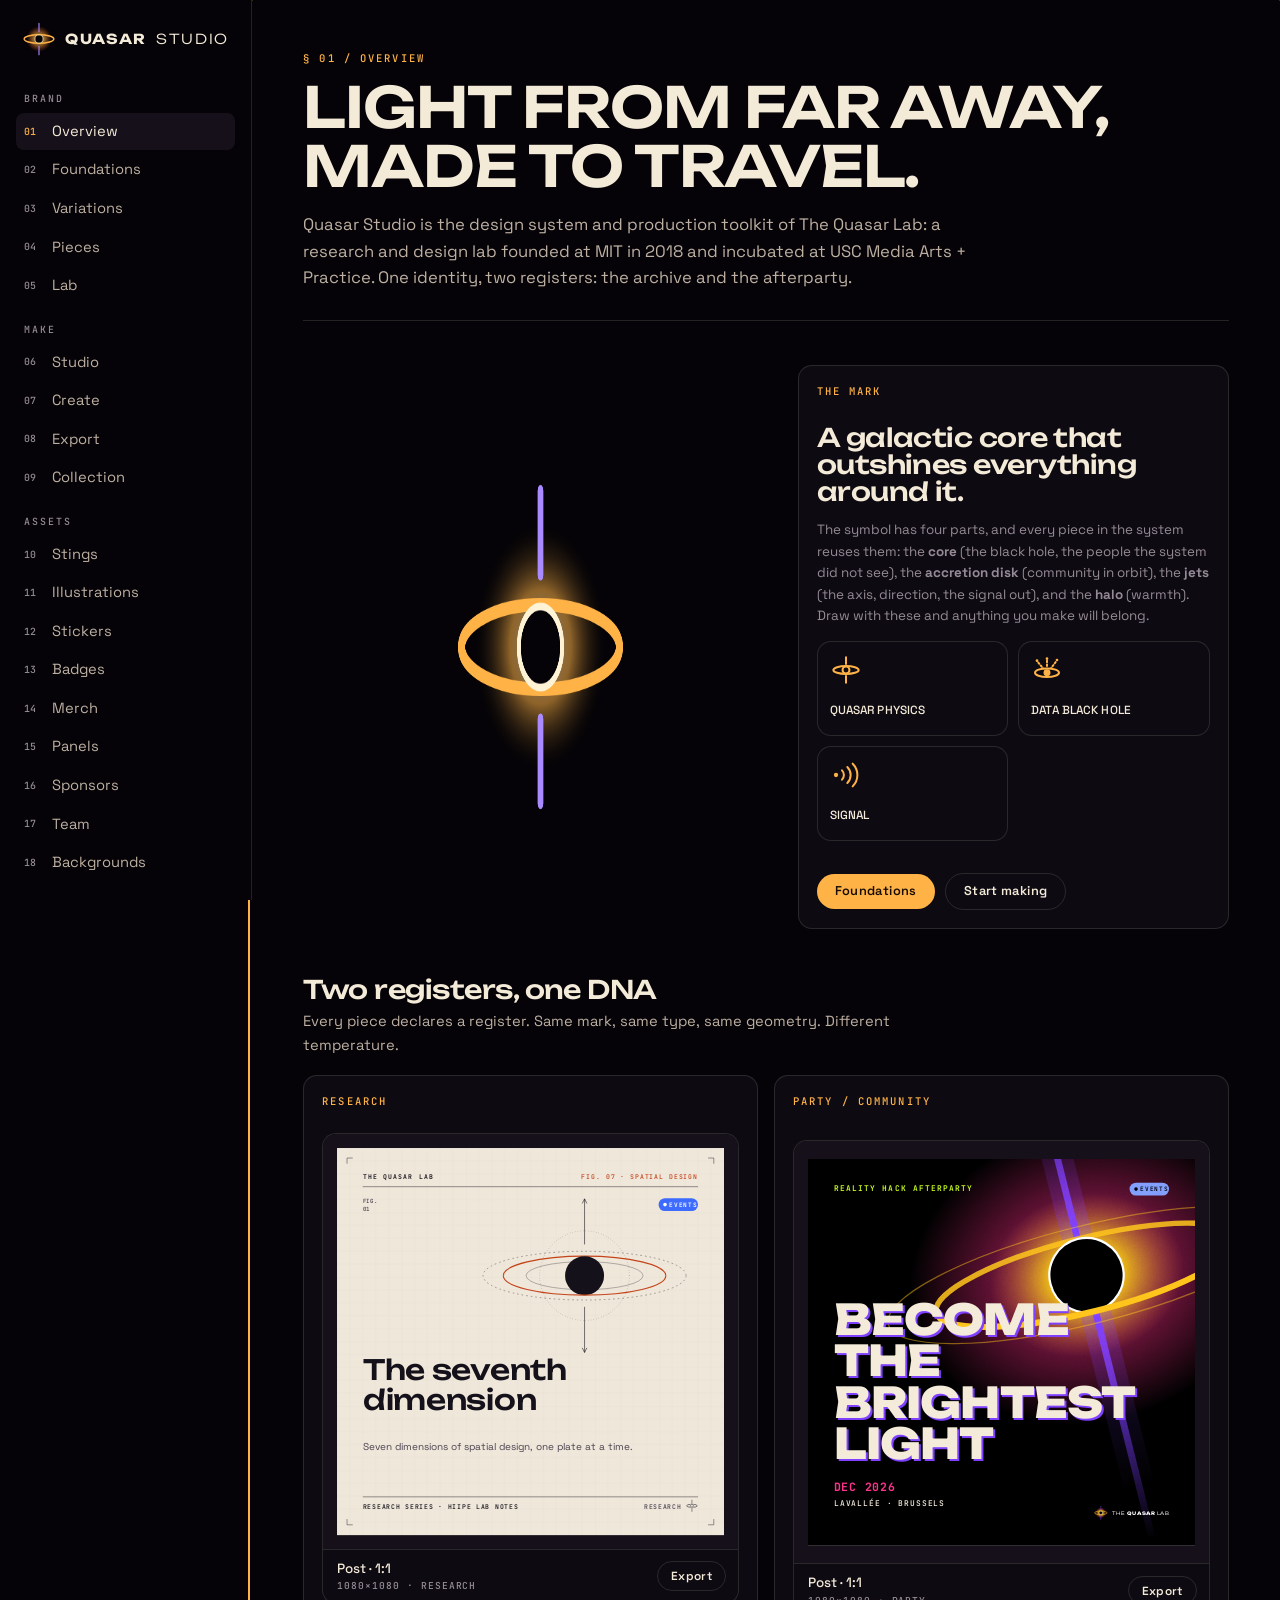
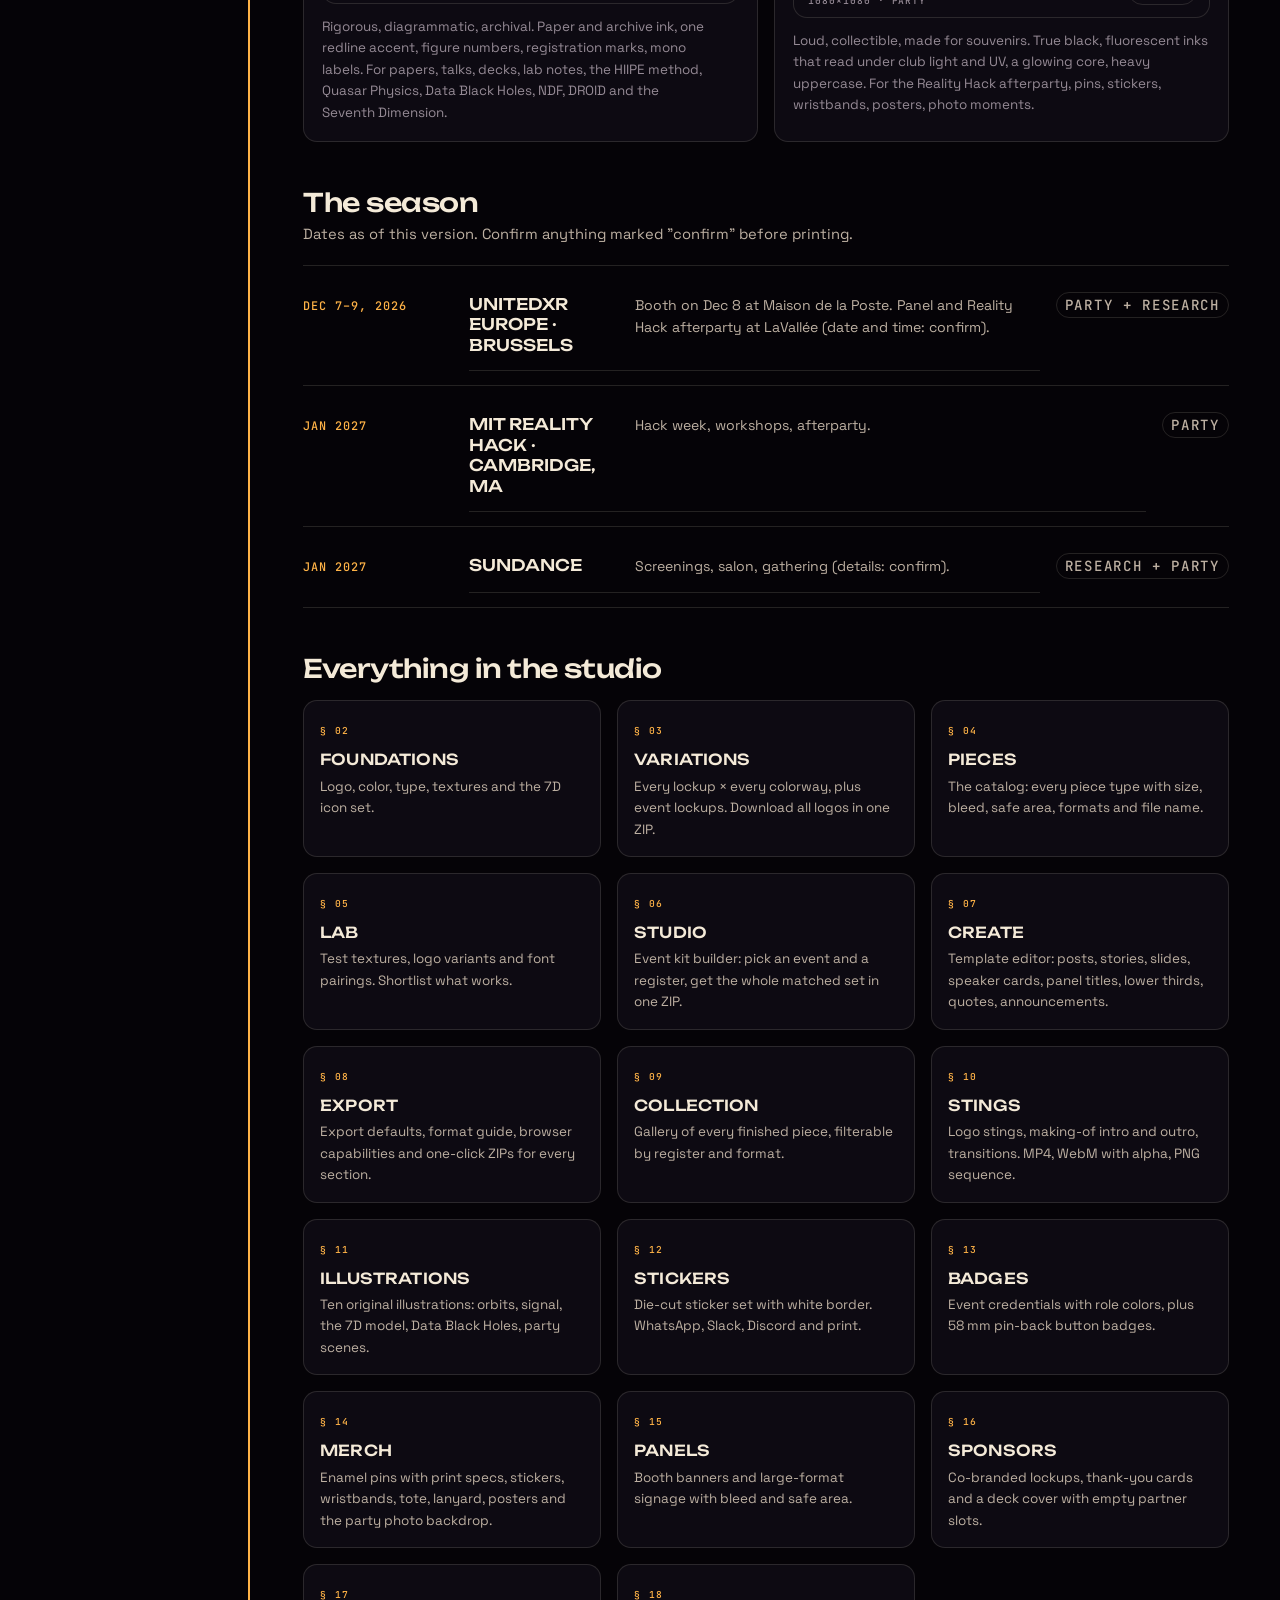
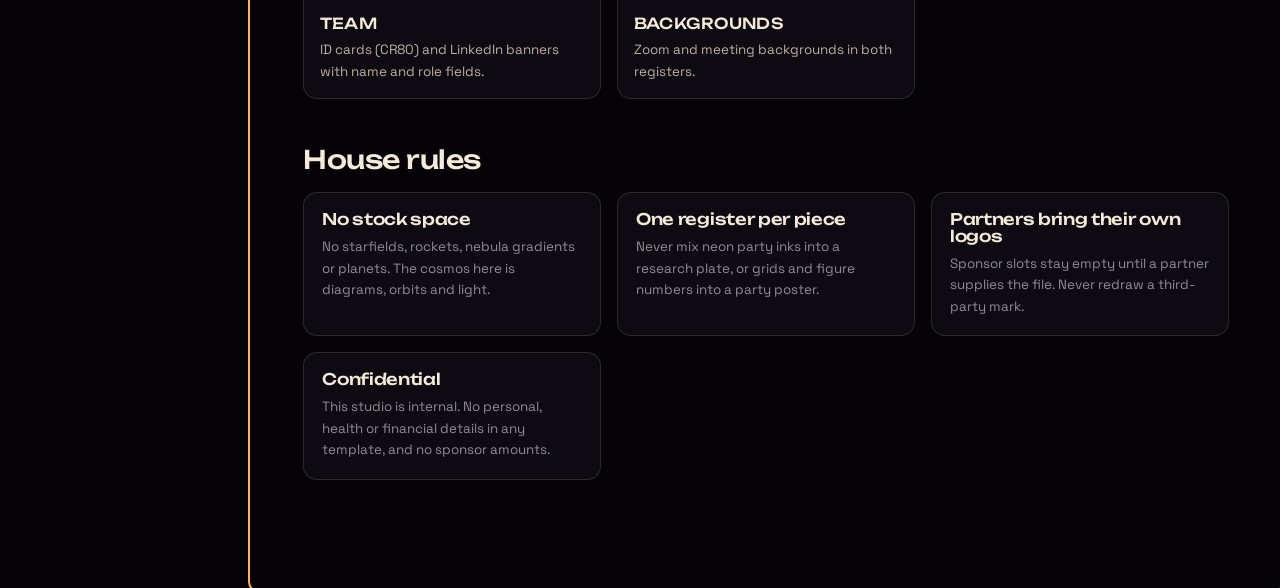
<file: index.html>
<!doctype html>
<html lang="en" data-theme="dark">
<head>
<meta charset="utf-8">
<meta name="viewport" content="width=device-width,initial-scale=1">
<meta name="robots" content="noindex,nofollow">
<title>Quasar Studio</title>
<meta name="description" content="Quasar Studio: the design system and production toolkit of The Quasar Lab. Confidential.">
<meta name="theme-color" content="#050307">
<link rel="icon" href="assets/img/favicon.svg" type="image/svg+xml">
<link rel="stylesheet" href="assets/fonts/fonts.css">
<link rel="stylesheet" href="assets/css/studio.css">
</head>
<body>
<a class="skip" href="#main">Skip to content</a>
<header class="mbar">
  <a class="brand" href="#/overview" aria-label="Quasar Studio home"><svg viewBox="0 0 40 40" width="30" height="30" aria-hidden="true"><use href="#qmark"/></svg><b>Quasar</b><span>Studio</span></a>
  <button class="btn sm ghost" id="menuBtn" aria-controls="side">Menu</button>
</header>
<aside class="side" id="side">
  <a class="brand" href="#/overview" aria-label="Quasar Studio home"><svg viewBox="0 0 40 40" width="34" height="34" aria-hidden="true"><use href="#qmark"/></svg><b>Quasar</b><span>Studio</span></a>
  <nav id="navList" aria-label="Sections"></nav>
  <div class="side-f">
    <button class="chip" id="themeBtn" aria-label="Toggle light or dark"><i class="dot"></i>Dark</button>
    <p id="ver"></p>
    <p class="conf">Confidential · internal use</p>
  </div>
</aside>
<main id="main" tabindex="-1"></main>
<div id="toast" role="status" aria-live="polite"></div>

<svg width="0" height="0" style="position:absolute" aria-hidden="true"><defs>
  <radialGradient id="qmg"><stop offset="0" stop-color="#FFF3D6"/><stop offset=".45" stop-color="#FFB347"/><stop offset="1" stop-color="#FF5A1F" stop-opacity="0"/></radialGradient>
  <symbol id="qmark" viewBox="0 0 40 40"><circle cx="20" cy="20" r="15" fill="url(#qmg)" opacity=".55"/><path d="M20 1.5v10M20 28.5v10" stroke="#A98BFF" stroke-width="1.3" stroke-linecap="round"/><ellipse cx="20" cy="20" rx="17.5" ry="5" fill="none" stroke="#FFB347" stroke-width="1.6"/><circle cx="20" cy="20" r="4.8" fill="#050307" stroke="#FFE2A8" stroke-width=".9"/></symbol>
</defs></svg>

<script src="assets/fonts/fonts-embed.js"></script>
<script src="assets/js/brand.js"></script>
<script src="assets/js/export.js"></script>
<script src="assets/js/illus.js"></script>
<script src="assets/js/textures.js"></script>
<script src="assets/js/stings.js"></script>
<script src="assets/js/templates.js"></script>
<script src="assets/js/site.js"></script>
<script src="assets/app/overview.js"></script>
<script src="assets/app/foundations.js"></script>
<script src="assets/app/variations.js"></script>
<script src="assets/app/pieces.js"></script>
<script src="assets/app/lab.js"></script>
<script src="assets/app/studio.js"></script>
<script src="assets/app/create.js"></script>
<script src="assets/app/export.js"></script>
<script src="assets/app/collection.js"></script>
<script src="assets/app/stings.js"></script>
<script src="assets/app/illustrations.js"></script>
<script src="assets/app/stickers.js"></script>
<script src="assets/app/badges.js"></script>
<script src="assets/app/merch.js"></script>
<script src="assets/app/panels.js"></script>
<script src="assets/app/sponsors.js"></script>
<script src="assets/app/team.js"></script>
<script src="assets/app/backgrounds.js"></script>
<script>QS.boot();</script>
</body>
</html>
</file>
<file: assets/fonts/fonts.css>
/* Quasar Studio · local font faces (all SIL Open Font License 1.1, see OFL-*.txt) */
@font-face{font-family:'Unbounded';src:url('Unbounded-Variable-latin.woff2') format('woff2'),url('Unbounded-Variable.ttf') format('truetype');font-weight:200 900;font-style:normal;font-display:swap}
@font-face{font-family:'Space Grotesk';src:url('SpaceGrotesk-Variable-latin.woff2') format('woff2'),url('SpaceGrotesk-Variable.ttf') format('truetype');font-weight:300 700;font-style:normal;font-display:swap}
@font-face{font-family:'JetBrains Mono';src:url('JetBrainsMono-Variable-latin.woff2') format('woff2'),url('JetBrainsMono-Variable.ttf') format('truetype');font-weight:100 800;font-style:normal;font-display:swap}
</file>
<file: assets/css/studio.css>
/* Quasar Studio · interface styles. Tokens mirror Q.TOKENS in brand.js. */
:root,[data-theme=dark]{--q-bg:#050307;--q-surface:#0D0A12;--q-surface-2:#151019;--q-ink:#F4EAD8;--q-ink-2:#BDB0A2;--q-ink-3:#958A95;--q-line:rgba(244,234,216,.13);--q-accent:#FFB347;--q-accent-2:#A98BFF;--q-on-accent:#1B0C02;--q-check:#1c1622;color-scheme:dark}
[data-theme=light]{--q-bg:#F6F0E5;--q-surface:#FFFBF4;--q-surface-2:#EDE4D4;--q-ink:#14111A;--q-ink-2:#4A4350;--q-ink-3:#6E6572;--q-line:rgba(20,17,26,.14);--q-accent:#C4520B;--q-accent-2:#5B3FD0;--q-on-accent:#FFFFFF;--q-check:#e4dccd;color-scheme:light}
:root{--d:'Unbounded',system-ui,sans-serif;--t:'Space Grotesk',system-ui,sans-serif;--m:'JetBrains Mono',ui-monospace,monospace;--ease:cubic-bezier(.2,.75,.15,1);--side:252px}
*,*::before,*::after{box-sizing:border-box;margin:0;padding:0}
html{background:var(--q-bg)}
body{background:var(--q-bg);color:var(--q-ink);font:400 15px/1.6 var(--t);-webkit-font-smoothing:antialiased;min-height:100vh}
a{color:var(--q-accent);text-decoration-thickness:1px;text-underline-offset:3px}
a:hover{color:var(--q-ink)}
button,input,select,textarea{font:inherit;color:inherit}
button{background:none;border:0;cursor:pointer}
::selection{background:var(--q-accent);color:var(--q-on-accent)}
:focus-visible{outline:2px solid var(--q-accent);outline-offset:2px;border-radius:6px}
.skip{position:fixed;left:12px;top:-60px;z-index:300;background:var(--q-accent);color:var(--q-on-accent);padding:8px 14px;border-radius:999px}
.skip:focus{top:12px}
code,.mono{font-family:var(--m);font-size:.82em}
main svg{max-width:100%;height:auto}
.bar .seg,.row .seg{flex:0 0 auto;max-width:100%}

/* shell */
.side{position:fixed;inset:0 auto 0 0;width:var(--side);border-right:1px solid var(--q-line);display:flex;flex-direction:column;gap:18px;padding:22px 16px 18px;overflow-y:auto;background:var(--q-bg);z-index:40}
.brand{display:flex;align-items:center;gap:9px;text-decoration:none;color:var(--q-ink);font:700 .86rem/1 var(--d);letter-spacing:.12em;text-transform:uppercase;padding:0 6px}
.brand span{font-weight:300}
.nav-g{display:grid;gap:1px;margin-top:10px}
.nav-g p{font:500 .62rem/1 var(--m);letter-spacing:.2em;text-transform:uppercase;color:var(--q-ink-3);padding:10px 8px 8px}
.nav-g a{display:flex;align-items:center;gap:10px;padding:7px 8px;border-radius:8px;color:var(--q-ink-2);text-decoration:none;font-size:.92rem;transition:background .2s,color .2s}
.nav-g a span{font:500 .62rem/1 var(--m);color:var(--q-ink-3);width:18px}
.nav-g a:hover{background:var(--q-surface-2);color:var(--q-ink)}
.nav-g a[aria-current=page]{background:var(--q-surface-2);color:var(--q-ink)}
.nav-g a[aria-current=page] span{color:var(--q-accent)}
.side-f{margin-top:auto;display:grid;gap:8px;padding:12px 6px 0;border-top:1px solid var(--q-line)}
.side-f p{font:500 .6rem/1.5 var(--m);letter-spacing:.12em;text-transform:uppercase;color:var(--q-ink-3)}
.side-f .conf{color:var(--q-accent)}
.mbar{display:none}
main{margin-left:var(--side);padding:clamp(24px,4vw,56px) clamp(18px,4vw,56px) 96px;max-width:calc(1360px + var(--side));outline:none}
@media (max-width:900px){
  .side{transform:translateX(-100%);transition:transform .4s var(--ease);width:min(300px,86vw);box-shadow:0 0 60px rgba(0,0,0,.5)}
  body.nav-open .side{transform:none}
  .mbar{display:flex;align-items:center;justify-content:space-between;position:sticky;top:0;z-index:30;padding:12px 16px;background:var(--q-bg);border-bottom:1px solid var(--q-line)}
  main{margin-left:0}
}

/* type */
.kick{font:500 .66rem/1.4 var(--m);letter-spacing:.2em;text-transform:uppercase;color:var(--q-accent);margin-bottom:12px}
h1,h2,h3{font-family:var(--d);line-height:1.05;letter-spacing:-.02em}
h1{font-size:clamp(2rem,4.4vw,3.6rem);font-weight:600;text-transform:uppercase;text-wrap:balance}
h2{font-size:clamp(1.2rem,2vw,1.6rem);font-weight:500}
h3{font-size:1rem;font-weight:500}
.lede{font-size:clamp(1rem,1.3vw,1.15rem);color:var(--q-ink-2);max-width:62ch;margin-top:16px;text-wrap:pretty}
.note{font-size:.84rem;color:var(--q-ink-3);max-width:70ch;text-wrap:pretty}
.phead{padding-bottom:28px;border-bottom:1px solid var(--q-line);margin-bottom:8px}
.row{display:flex;flex-wrap:wrap;gap:10px;margin-top:18px;align-items:center}
.blk{padding:36px 0 12px}
.blk-h{display:flex;align-items:flex-end;justify-content:space-between;gap:16px;flex-wrap:wrap;margin-bottom:18px}
.blk-h p{color:var(--q-ink-2);font-size:.92rem;margin-top:6px;max-width:66ch}

/* controls */
.btn{display:inline-flex;align-items:center;justify-content:center;gap:8px;padding:11px 18px;border-radius:999px;font:600 .8rem/1 var(--t);letter-spacing:.03em;text-decoration:none;transition:transform .3s var(--ease),background .2s,border-color .2s,color .2s;white-space:nowrap}
.btn.sm{padding:8px 13px;font-size:.74rem}
.btn.primary{background:var(--q-accent);color:var(--q-on-accent)}
.btn.primary:hover{transform:translateY(-1px)}
.btn.ghost{border:1px solid var(--q-line);color:var(--q-ink)}
.btn.ghost:hover{border-color:var(--q-accent);color:var(--q-ink)}
.btn:disabled{opacity:.5;cursor:wait}
.chip{display:inline-flex;align-items:center;gap:8px;padding:8px 12px;border:1px solid var(--q-line);border-radius:999px;font:500 .64rem/1 var(--m);letter-spacing:.14em;text-transform:uppercase;color:var(--q-ink-2);width:max-content}
.chip .dot{width:8px;height:8px;border-radius:50%;background:var(--q-accent);box-shadow:0 0 8px var(--q-accent)}
.seg{display:inline-flex;flex-wrap:wrap;gap:2px;padding:3px;border:1px solid var(--q-line);border-radius:18px;background:var(--q-surface);width:fit-content}
.seg button{padding:7px 12px;border-radius:999px;font:500 .66rem/1 var(--m);letter-spacing:.1em;text-transform:uppercase;color:var(--q-ink-2);white-space:nowrap}
.seg button:hover{color:var(--q-ink)}
.seg button[aria-pressed=true]{background:var(--q-ink);color:var(--q-bg)}
.field{display:grid;gap:6px;align-content:start}
.field>span{font:500 .6rem/1 var(--m);letter-spacing:.16em;text-transform:uppercase;color:var(--q-ink-3)}
.field input,.field textarea,.field select{width:100%;background:var(--q-surface);border:1px solid var(--q-line);border-radius:10px;padding:10px 12px;font-size:.92rem;color:var(--q-ink)}
.field textarea{resize:vertical;min-height:68px}
.field input:focus,.field textarea:focus,.field select:focus{outline:none;border-color:var(--q-accent)}
.fgrid{display:grid;gap:12px;align-content:start}
.field>.seg{justify-self:start}

/* grids + cards */
.grid{display:grid;grid-template-columns:repeat(auto-fill,minmax(min(100%,var(--min,260px)),1fr));gap:16px}
.pcard{display:flex;flex-direction:column;border:1px solid var(--q-line);border-radius:14px;overflow:hidden;background:var(--q-surface)}
.pcard-prev{display:grid;place-items:center;padding:14px;background:var(--q-surface-2);min-height:140px;flex:1;transition:background .2s}
.pcard-prev:hover{background:color-mix(in srgb,var(--q-surface-2) 80%,var(--q-accent))}
.pcard-prev svg{width:100%;height:auto;max-height:420px;display:block;box-shadow:0 1px 0 var(--q-line)}
.pcard figcaption{display:flex;align-items:center;justify-content:space-between;gap:10px;padding:10px 12px 10px 14px;border-top:1px solid var(--q-line)}
.pcard figcaption b{display:block;font:500 .84rem/1.3 var(--t)}
.pcard figcaption>div{flex:1;min-width:0}
.pcard figcaption span{display:block;margin-top:2px;font:500 .6rem/1.4 var(--m);letter-spacing:.1em;text-transform:uppercase;color:var(--q-ink-3)}
.checker{background-color:var(--q-check)!important;background-image:linear-gradient(45deg,rgba(128,128,128,.18) 25%,transparent 25%,transparent 75%,rgba(128,128,128,.18) 75%),linear-gradient(45deg,rgba(128,128,128,.18) 25%,transparent 25%,transparent 75%,rgba(128,128,128,.18) 75%)!important;background-size:16px 16px!important;background-position:0 0,8px 8px!important}
.panel{border:1px solid var(--q-line);border-radius:14px;background:var(--q-surface);padding:18px}
.split{display:grid;grid-template-columns:minmax(0,1fr) minmax(0,1fr);gap:16px}
@media (max-width:760px){.split{grid-template-columns:1fr}}
.tbl{width:100%;border-collapse:collapse;font-size:.86rem}
.tbl th,.tbl td{text-align:left;padding:10px 10px;border-bottom:1px solid var(--q-line);vertical-align:top}
.tbl th{font:500 .58rem/1.2 var(--m);letter-spacing:.16em;text-transform:uppercase;color:var(--q-ink-3)}
.tbl td code{color:var(--q-ink-2)}
.wrap-x{overflow-x:auto;border:1px solid var(--q-line);border-radius:14px;background:var(--q-surface)}
.tags{display:flex;flex-wrap:wrap;gap:6px}
.tag{font:500 .58rem/1 var(--m);letter-spacing:.12em;text-transform:uppercase;padding:5px 8px;border:1px solid var(--q-line);border-radius:999px;color:var(--q-ink-2)}

/* swatches */
.sw{border:1px solid var(--q-line);border-radius:12px;overflow:hidden;background:var(--q-surface);display:flex;flex-direction:column}
.sw i{display:block;height:84px}
.sw div{padding:10px 12px;display:grid;gap:2px}
.sw b{font:500 .86rem/1.2 var(--t)}
.sw code{font-size:.66rem;color:var(--q-ink-2)}
.sw small{font-size:.74rem;color:var(--q-ink-3);line-height:1.35;margin-top:4px}
.sw button{font:500 .58rem/1 var(--m);letter-spacing:.1em;text-transform:uppercase;color:var(--q-accent);text-align:left;padding:2px 0}

/* editor */
.editor{display:grid;grid-template-columns:minmax(260px,340px) minmax(0,1fr);gap:20px;align-items:start}
.editor .ctl{display:grid;gap:14px;position:sticky;top:20px}
.stage{border:1px solid var(--q-line);border-radius:14px;background:var(--q-surface-2);padding:clamp(12px,3vw,32px);display:grid;place-items:center;min-height:360px}
.stage svg{max-width:100%;max-height:78vh;width:auto;height:auto;display:block;box-shadow:0 20px 60px -20px rgba(0,0,0,.5)}
.tpl-list{display:grid;grid-template-columns:repeat(auto-fill,minmax(110px,1fr));gap:6px}
.tpl-list button{border:1px solid var(--q-line);border-radius:10px;padding:9px 10px;text-align:left;font-size:.78rem;line-height:1.25;background:var(--q-surface)}
.tpl-list button small{display:block;font:500 .56rem/1.3 var(--m);letter-spacing:.08em;color:var(--q-ink-3);margin-top:3px}
.tpl-list button[aria-pressed=true]{border-color:var(--q-accent);box-shadow:inset 0 0 0 1px var(--q-accent)}
@media (max-width:1100px){.editor{grid-template-columns:minmax(0,1fr)!important}.editor .ctl{position:static}}

/* player */
.player{border:1px solid var(--q-line);border-radius:14px;overflow:hidden;background:var(--q-surface)}
.player canvas{display:block;width:100%;height:auto;background:#000}
.player.alpha canvas{background-color:var(--q-check);background-image:linear-gradient(45deg,rgba(128,128,128,.2) 25%,transparent 25%,transparent 75%,rgba(128,128,128,.2) 75%),linear-gradient(45deg,rgba(128,128,128,.2) 25%,transparent 25%,transparent 75%,rgba(128,128,128,.2) 75%);background-size:20px 20px;background-position:0 0,10px 10px}
.player .bar{display:flex;align-items:center;gap:10px;padding:10px 12px;border-top:1px solid var(--q-line);flex-wrap:wrap}
.player .bar b{font:500 .84rem/1.2 var(--t);flex:1;min-width:120px}
.player .bar small{display:block;font:500 .58rem/1.4 var(--m);letter-spacing:.1em;text-transform:uppercase;color:var(--q-ink-3)}
.player input[type=range]{width:100%;accent-color:var(--q-accent);display:block}
.scrub{padding:0 12px 6px}

/* overview */
.hero{display:grid;grid-template-columns:minmax(0,1.1fr) minmax(0,1fr);gap:20px;align-items:stretch}
.hero canvas{width:100%;height:100%;min-height:300px;border-radius:14px;display:block;background:#050307}
@media (max-width:1180px){.hero{grid-template-columns:1fr}.hero canvas{height:auto;aspect-ratio:1200/760}}
.reg2{display:grid;grid-template-columns:1fr 1fr;gap:16px}
@media (max-width:760px){.reg2{grid-template-columns:1fr}}
.tile{display:block;text-decoration:none;color:var(--q-ink);border:1px solid var(--q-line);border-radius:14px;padding:16px;background:var(--q-surface);transition:border-color .2s,transform .3s var(--ease)}
.tile:hover{border-color:var(--q-accent);transform:translateY(-2px);color:var(--q-ink)}
.tile span{font:500 .6rem/1 var(--m);letter-spacing:.14em;color:var(--q-accent)}
.tile b{display:block;font:500 .95rem/1.2 var(--d);margin:10px 0 6px;text-transform:uppercase;letter-spacing:.01em}
.tile p{font-size:.84rem;color:var(--q-ink-2)}
.tl{display:grid;gap:0;border-top:1px solid var(--q-line)}
.tl div{display:grid;grid-template-columns:150px 1fr auto;gap:16px;padding:14px 0;border-bottom:1px solid var(--q-line);align-items:baseline}
.tl b{font:500 .74rem/1.4 var(--m);letter-spacing:.08em;color:var(--q-accent)}
.tl strong{font:500 1rem/1.3 var(--d);text-transform:uppercase;display:block}
.tl span{color:var(--q-ink-2);font-size:.88rem}
@media (max-width:640px){.tl div{grid-template-columns:1fr}}

/* misc */
.dos{display:grid;grid-template-columns:repeat(auto-fill,minmax(min(100%,200px),1fr));gap:12px}
.dos figure{border:1px solid var(--q-line);border-radius:12px;overflow:hidden;background:var(--q-surface)}
.dos .p{padding:18px;display:grid;place-items:center;background:#050307;min-height:120px}
.dos .p svg{width:100%;height:auto;max-height:90px}
.dos figcaption{padding:10px 12px;font-size:.8rem;color:var(--q-ink-2);display:flex;gap:8px;align-items:flex-start}
.dos figcaption i{font-style:normal;font:700 .7rem/1.3 var(--m);color:#E5383B}
.icons{display:grid;grid-template-columns:repeat(auto-fill,minmax(min(100%,150px),1fr));gap:10px}
.icons button{border:1px solid var(--q-line);border-radius:12px;padding:16px 12px 12px;background:var(--q-surface);display:grid;gap:10px;justify-items:start;text-align:left;color:var(--q-ink)}
.icons button:hover{border-color:var(--q-accent)}
.icons button svg{width:40px;height:40px}
.icons b{font:500 .82rem/1.2 var(--t)}
.icons small{font:500 .56rem/1.4 var(--m);letter-spacing:.1em;text-transform:uppercase;color:var(--q-ink-3)}
.spec{font-family:var(--m);font-size:.74rem;color:var(--q-ink-2);display:grid;gap:4px;margin-top:10px}
.spec b{color:var(--q-ink);font-weight:500}
.drop{border:1px dashed var(--q-line);border-radius:10px;padding:10px;display:flex;gap:10px;align-items:center;justify-content:space-between;font-size:.82rem;color:var(--q-ink-2)}
.list-ed{display:grid;gap:8px}
.list-ed .r{display:grid;grid-template-columns:minmax(0,1fr) auto;gap:6px;padding-bottom:8px;border-bottom:1px solid var(--q-line)}
.list-ed .r input:first-child{grid-column:1/-1}
.list-ed input{background:var(--q-surface);border:1px solid var(--q-line);border-radius:8px;padding:8px 10px;font-size:.86rem;min-width:0}
#toast{position:fixed;left:50%;bottom:22px;transform:translate(-50%,24px);z-index:400;padding:10px 18px;border-radius:999px;background:var(--q-surface-2);border:1px solid var(--q-line);font-size:.86rem;opacity:0;pointer-events:none;transition:opacity .3s,transform .4s var(--ease)}
#toast.on{opacity:1;transform:translate(-50%,0)}

/* export dialog */
.qdlg{position:fixed;inset:0;z-index:200;background:rgba(5,3,7,.72);backdrop-filter:blur(8px);display:grid;place-items:center;padding:16px}
.qdlg-card{width:min(1040px,100%);max-height:calc(100vh - 32px);overflow:auto;background:var(--q-surface);border:1px solid var(--q-line);border-radius:18px;display:grid;grid-template-columns:minmax(0,1.3fr) minmax(280px,1fr)}
.qdlg-prev{display:grid;place-items:center;padding:24px;background:var(--q-surface-2);min-height:300px;min-width:0;overflow:hidden}
.qdlg-prev svg{max-width:100%;max-height:70vh;width:auto;height:auto;display:block}
.qdlg-side{padding:22px;display:grid;gap:14px;align-content:start}
.qdlg-side h3{font-size:1.15rem}
.qdlg-side .meta{font:500 .62rem/1.4 var(--m);letter-spacing:.1em;text-transform:uppercase;color:var(--q-ink-3)}
.qfield{display:grid;gap:6px}
.qfield>span{font:500 .58rem/1 var(--m);letter-spacing:.16em;text-transform:uppercase;color:var(--q-ink-3)}
.qcheck{display:flex;gap:8px;align-items:center;font-size:.86rem}
.qcheck input{accent-color:var(--q-accent);width:16px;height:16px}
.qname{display:grid;gap:4px;padding:10px;border-radius:10px;background:var(--q-surface-2)}
.qname span{font:500 .56rem/1 var(--m);letter-spacing:.16em;text-transform:uppercase;color:var(--q-ink-3)}
.qname code{font-size:.72rem;word-break:break-all;color:var(--q-ink)}
@media (max-width:760px){.qdlg-card{grid-template-columns:1fr}}
.qprog{position:fixed;right:18px;bottom:18px;z-index:250;width:min(340px,calc(100% - 36px));background:var(--q-surface);border:1px solid var(--q-line);border-radius:14px;padding:14px;display:grid;gap:8px;box-shadow:0 20px 60px -20px rgba(0,0,0,.6)}
.qprog-t{font:500 .86rem/1.2 var(--t)}
.qprog-s{font:500 .62rem/1.4 var(--m);letter-spacing:.06em;color:var(--q-ink-3);white-space:nowrap;overflow:hidden;text-overflow:ellipsis}
.qprog-bar{height:3px;background:var(--q-surface-2);border-radius:3px;overflow:hidden}
.qprog-bar i{display:block;height:100%;width:0;background:var(--q-accent);transition:width .2s}
.qprog.err .qprog-bar i{background:#E5383B}
.qprog button{justify-self:start}
@media (prefers-reduced-motion:reduce){*{transition-duration:.01ms!important;animation-duration:.01ms!important}}
</file>
